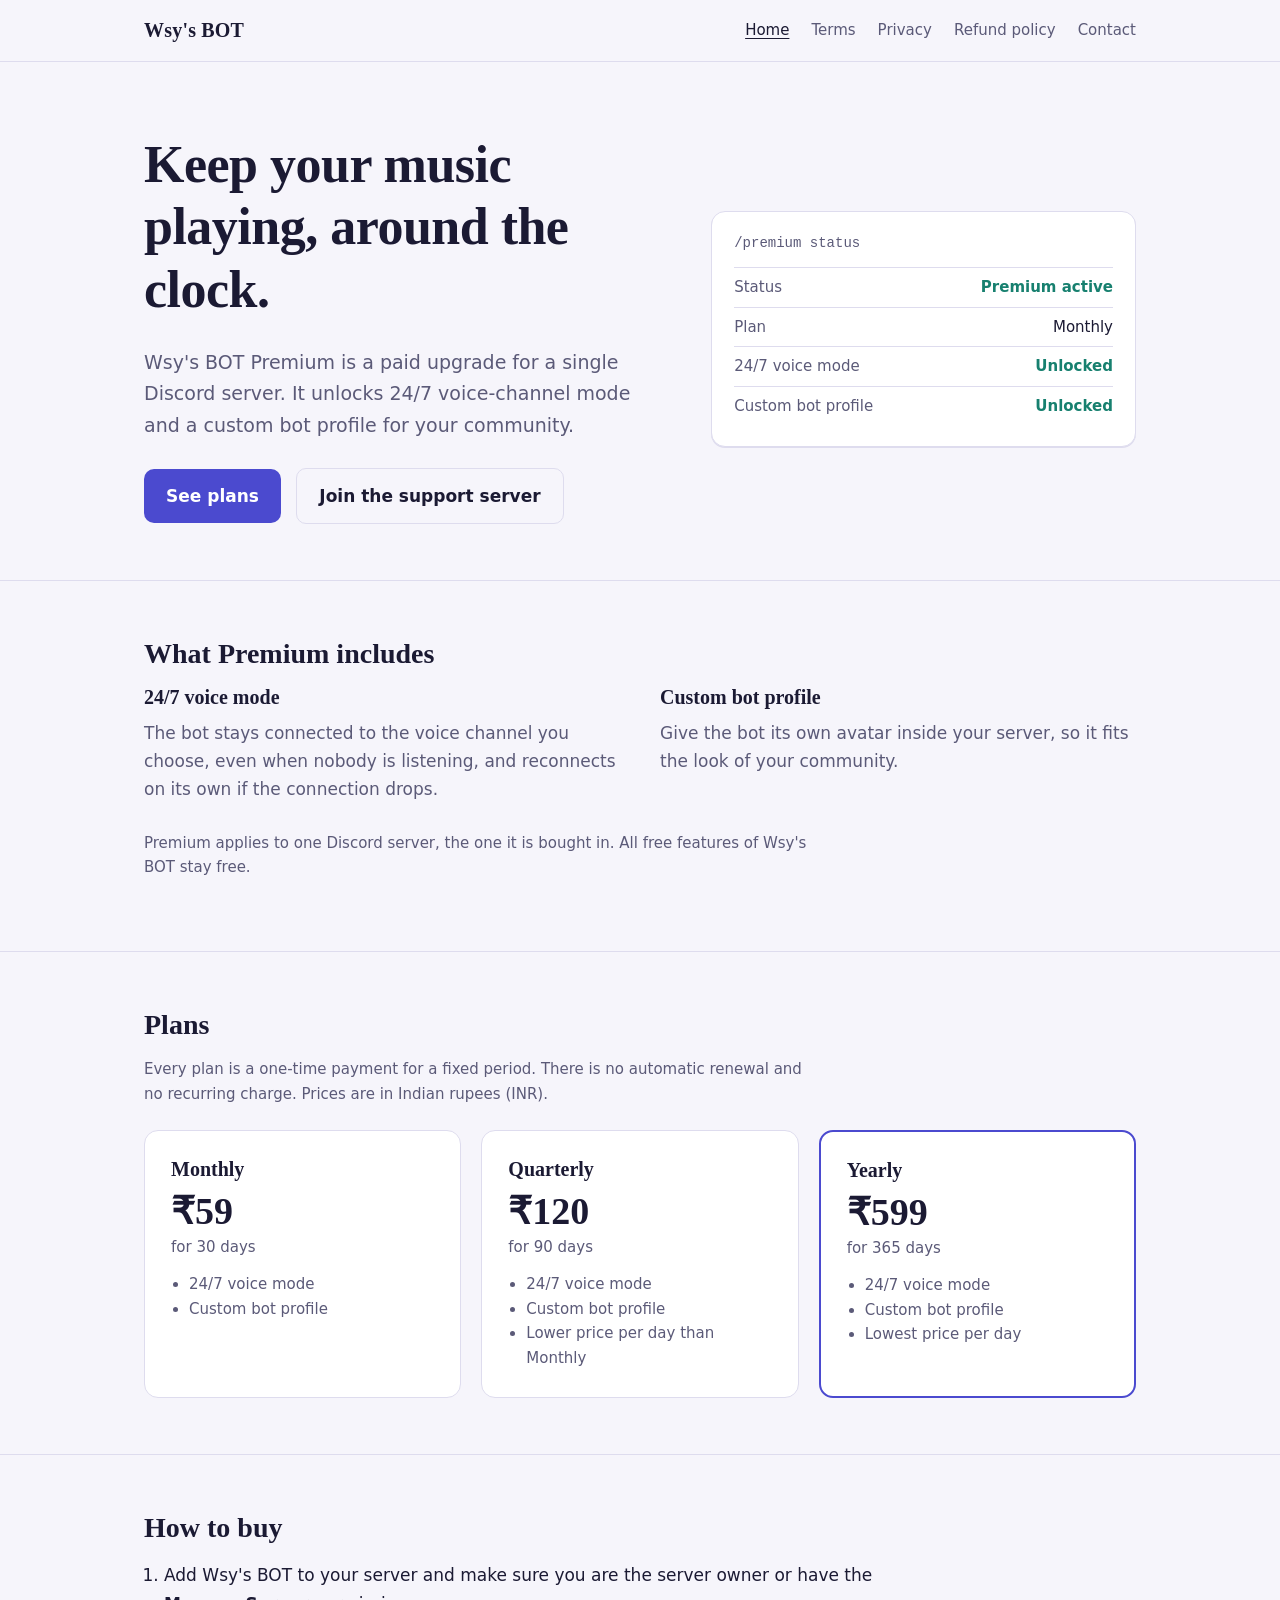
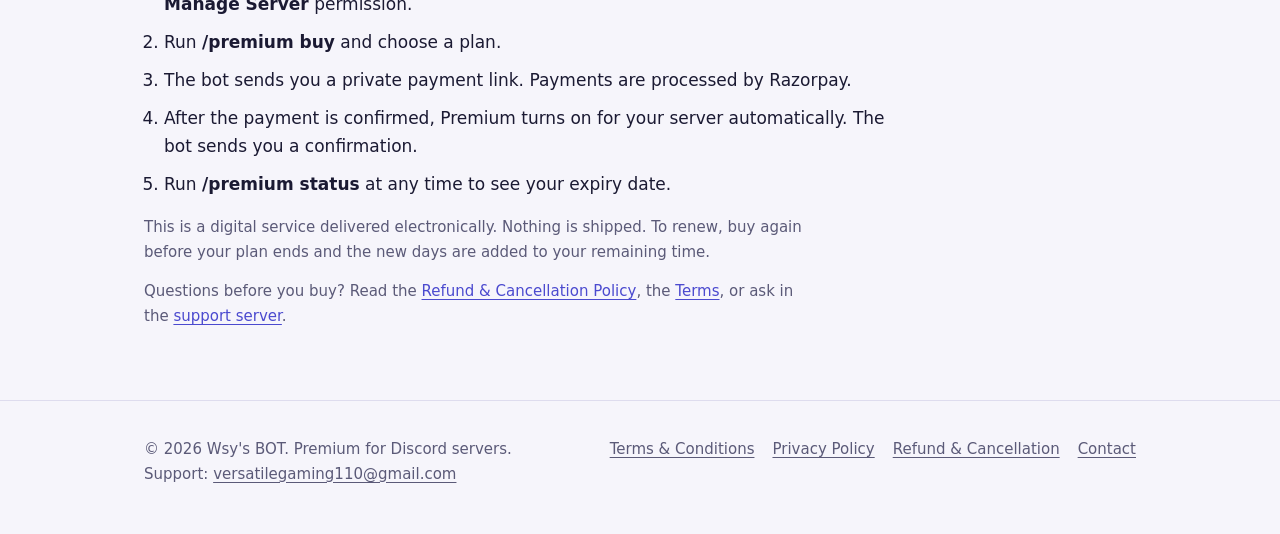
<file: index.html>
<!doctype html>
<html lang="en">
<head>
<meta charset="utf-8">
<meta name="viewport" content="width=device-width, initial-scale=1">
<title>Wsy's BOT Premium — 24/7 voice and custom profile for your Discord server</title>
<meta name="description" content="Wsy's BOT Premium unlocks 24/7 voice mode and a custom bot profile for a Discord server. One-time plans from 59 INR.">
<link rel="stylesheet" href="style.css">
</head>
<body>
<header class="site"><div class="wrap">
<a class="brand" href="index.html">Wsy's BOT</a>
<nav class="main" aria-label="Main"><a href="index.html" aria-current="page">Home</a><a href="terms.html">Terms</a><a href="privacy.html">Privacy</a><a href="refund.html">Refund policy</a><a href="contact.html">Contact</a></nav>
</div></header>
<main>
<section class="hero"><div class="wrap">
<div>
<h1>Keep your music playing, around the clock.</h1>
<p class="lead">Wsy's BOT Premium is a paid upgrade for a single Discord server. It unlocks 24/7 voice-channel mode and a custom bot profile for your community.</p>
<a class="btn" href="#plans">See plans</a>
<a class="btn alt" href="https://discord.gg/JqWSVdSw2A">Join the support server</a>
</div>
<div class="chat" role="img" aria-label="Example of the premium status command in Discord">
<div class="cmd">/premium status</div>
<div class="row"><span>Status</span><span class="on">Premium active</span></div>
<div class="row"><span>Plan</span><span>Monthly</span></div>
<div class="row"><span>24/7 voice mode</span><span class="on">Unlocked</span></div>
<div class="row"><span>Custom bot profile</span><span class="on">Unlocked</span></div>
</div>
</div></section>

<section class="block"><div class="wrap">
<h2>What Premium includes</h2>
<div class="two">
<div class="feature"><h3>24/7 voice mode</h3><p>The bot stays connected to the voice channel you choose, even when nobody is listening, and reconnects on its own if the connection drops.</p></div>
<div class="feature"><h3>Custom bot profile</h3><p>Give the bot its own avatar inside your server, so it fits the look of your community.</p></div>
</div>
<p class="note" style="margin-top:28px">Premium applies to one Discord server, the one it is bought in. All free features of Wsy's BOT stay free.</p>
</div></section>

<section class="block" id="plans"><div class="wrap">
<h2>Plans</h2>
<p class="note">Every plan is a one-time payment for a fixed period. There is no automatic renewal and no recurring charge. Prices are in Indian rupees (INR).</p>
<div class="plans">
<div class="plan"><h3>Monthly</h3><div class="price">&#8377;59</div><div class="per">for 30 days</div><ul><li>24/7 voice mode</li><li>Custom bot profile</li></ul></div>
<div class="plan"><h3>Quarterly</h3><div class="price">&#8377;120</div><div class="per">for 90 days</div><ul><li>24/7 voice mode</li><li>Custom bot profile</li><li>Lower price per day than Monthly</li></ul></div>
<div class="plan best"><h3>Yearly</h3><div class="price">&#8377;599</div><div class="per">for 365 days</div><ul><li>24/7 voice mode</li><li>Custom bot profile</li><li>Lowest price per day</li></ul></div>
</div>
</div></section>

<section class="block"><div class="wrap">
<h2>How to buy</h2>
<ol class="steps">
<li>Add Wsy's BOT to your server and make sure you are the server owner or have the <strong>Manage Server</strong> permission.</li>
<li>Run <strong>/premium buy</strong> and choose a plan.</li>
<li>The bot sends you a private payment link. Payments are processed by Razorpay.</li>
<li>After the payment is confirmed, Premium turns on for your server automatically. The bot sends you a confirmation.</li>
<li>Run <strong>/premium status</strong> at any time to see your expiry date.</li>
</ol>
<p class="note">This is a digital service delivered electronically. Nothing is shipped. To renew, buy again before your plan ends and the new days are added to your remaining time.</p>
<p class="note">Questions before you buy? Read the <a href="refund.html">Refund &amp; Cancellation Policy</a>, the <a href="terms.html">Terms</a>, or ask in the <a href="https://discord.gg/JqWSVdSw2A">support server</a>.</p>
</div></section>
</main>
<footer class="site"><div class="wrap">
<div>&copy; 2026 Wsy's BOT. Premium for Discord servers.<br>Support: <a href="mailto:versatilegaming110@gmail.com">versatilegaming110@gmail.com</a></div>
<nav aria-label="Legal"><a href="terms.html">Terms &amp; Conditions</a><a href="privacy.html">Privacy Policy</a><a href="refund.html">Refund &amp; Cancellation</a><a href="contact.html">Contact</a></nav>
</div></footer>
</body>
</html>
</file>
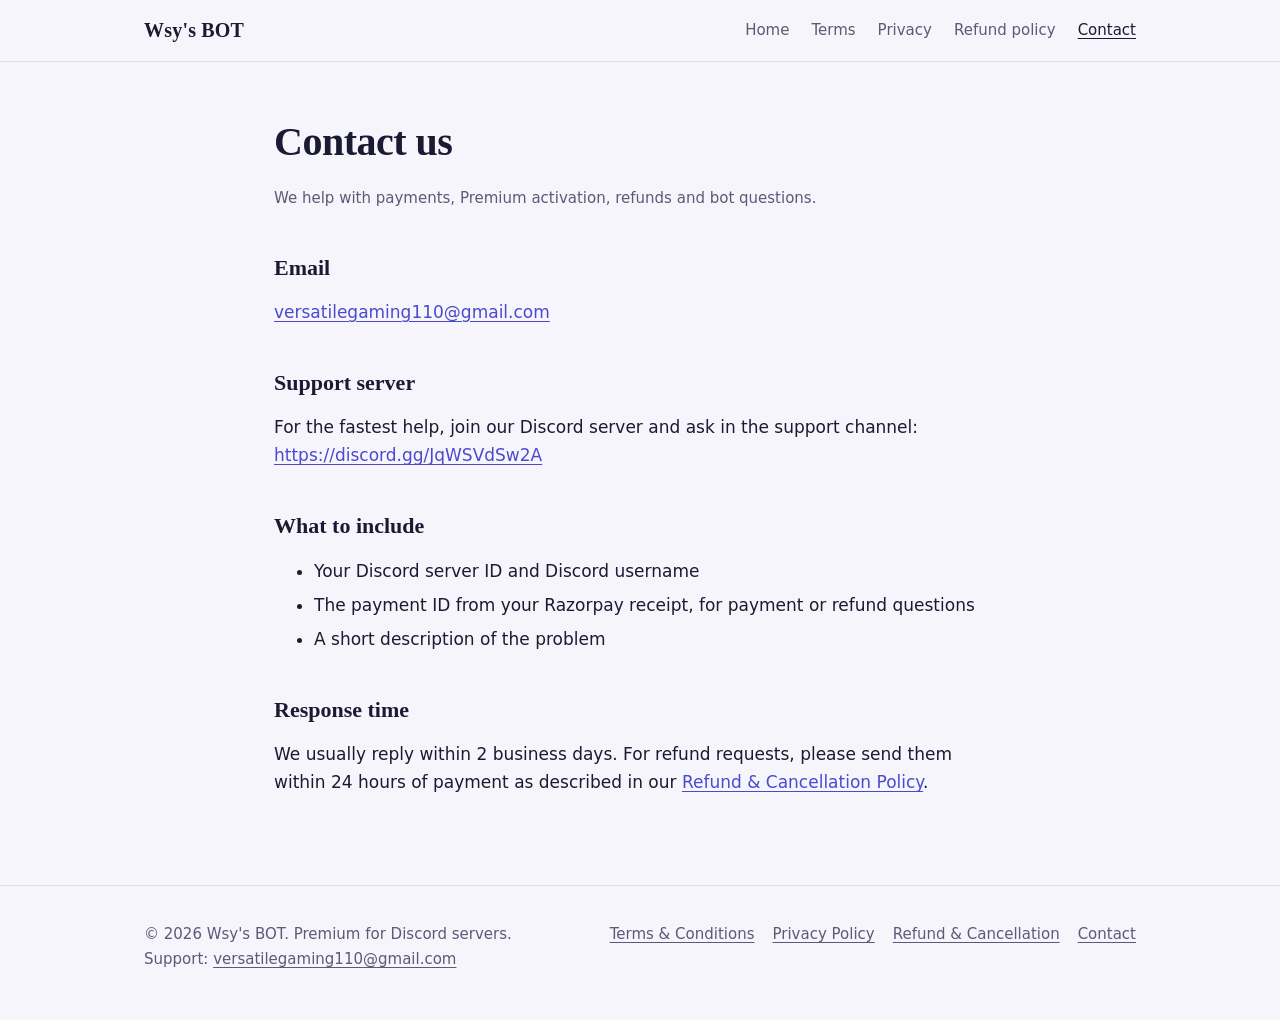
<file: contact.html>
<!doctype html>
<html lang="en">
<head>
<meta charset="utf-8">
<meta name="viewport" content="width=device-width, initial-scale=1">
<title>Contact — Wsy's BOT</title>
<meta name="description" content="Contact Wsy's BOT support.">
<link rel="stylesheet" href="style.css">
</head>
<body>
<header class="site"><div class="wrap">
<a class="brand" href="index.html">Wsy's BOT</a>
<nav class="main" aria-label="Main"><a href="index.html">Home</a><a href="terms.html">Terms</a><a href="privacy.html">Privacy</a><a href="refund.html">Refund policy</a><a href="contact.html" aria-current="page">Contact</a></nav>
</div></header>

<main class="doc"><div class="wrap">
<h1>Contact us</h1>
<p class="updated">We help with payments, Premium activation, refunds and bot questions.</p>

<h2>Email</h2>
<p><a href="mailto:versatilegaming110@gmail.com">versatilegaming110@gmail.com</a></p>

<h2>Support server</h2>
<p>For the fastest help, join our Discord server and ask in the support channel: <a href="https://discord.gg/JqWSVdSw2A">https://discord.gg/JqWSVdSw2A</a></p>

<h2>What to include</h2>
<ul>
<li>Your Discord server ID and Discord username</li>
<li>The payment ID from your Razorpay receipt, for payment or refund questions</li>
<li>A short description of the problem</li>
</ul>

<h2>Response time</h2>
<p>We usually reply within 2 business days. For refund requests, please send them within 24 hours of payment as described in our <a href="refund.html">Refund &amp; Cancellation Policy</a>.</p>
</div></main>

<footer class="site"><div class="wrap">
<div>&copy; 2026 Wsy's BOT. Premium for Discord servers.<br>Support: <a href="mailto:versatilegaming110@gmail.com">versatilegaming110@gmail.com</a></div>
<nav aria-label="Legal"><a href="terms.html">Terms &amp; Conditions</a><a href="privacy.html">Privacy Policy</a><a href="refund.html">Refund &amp; Cancellation</a><a href="contact.html">Contact</a></nav>
</div></footer>
</body>
</html>
</file>
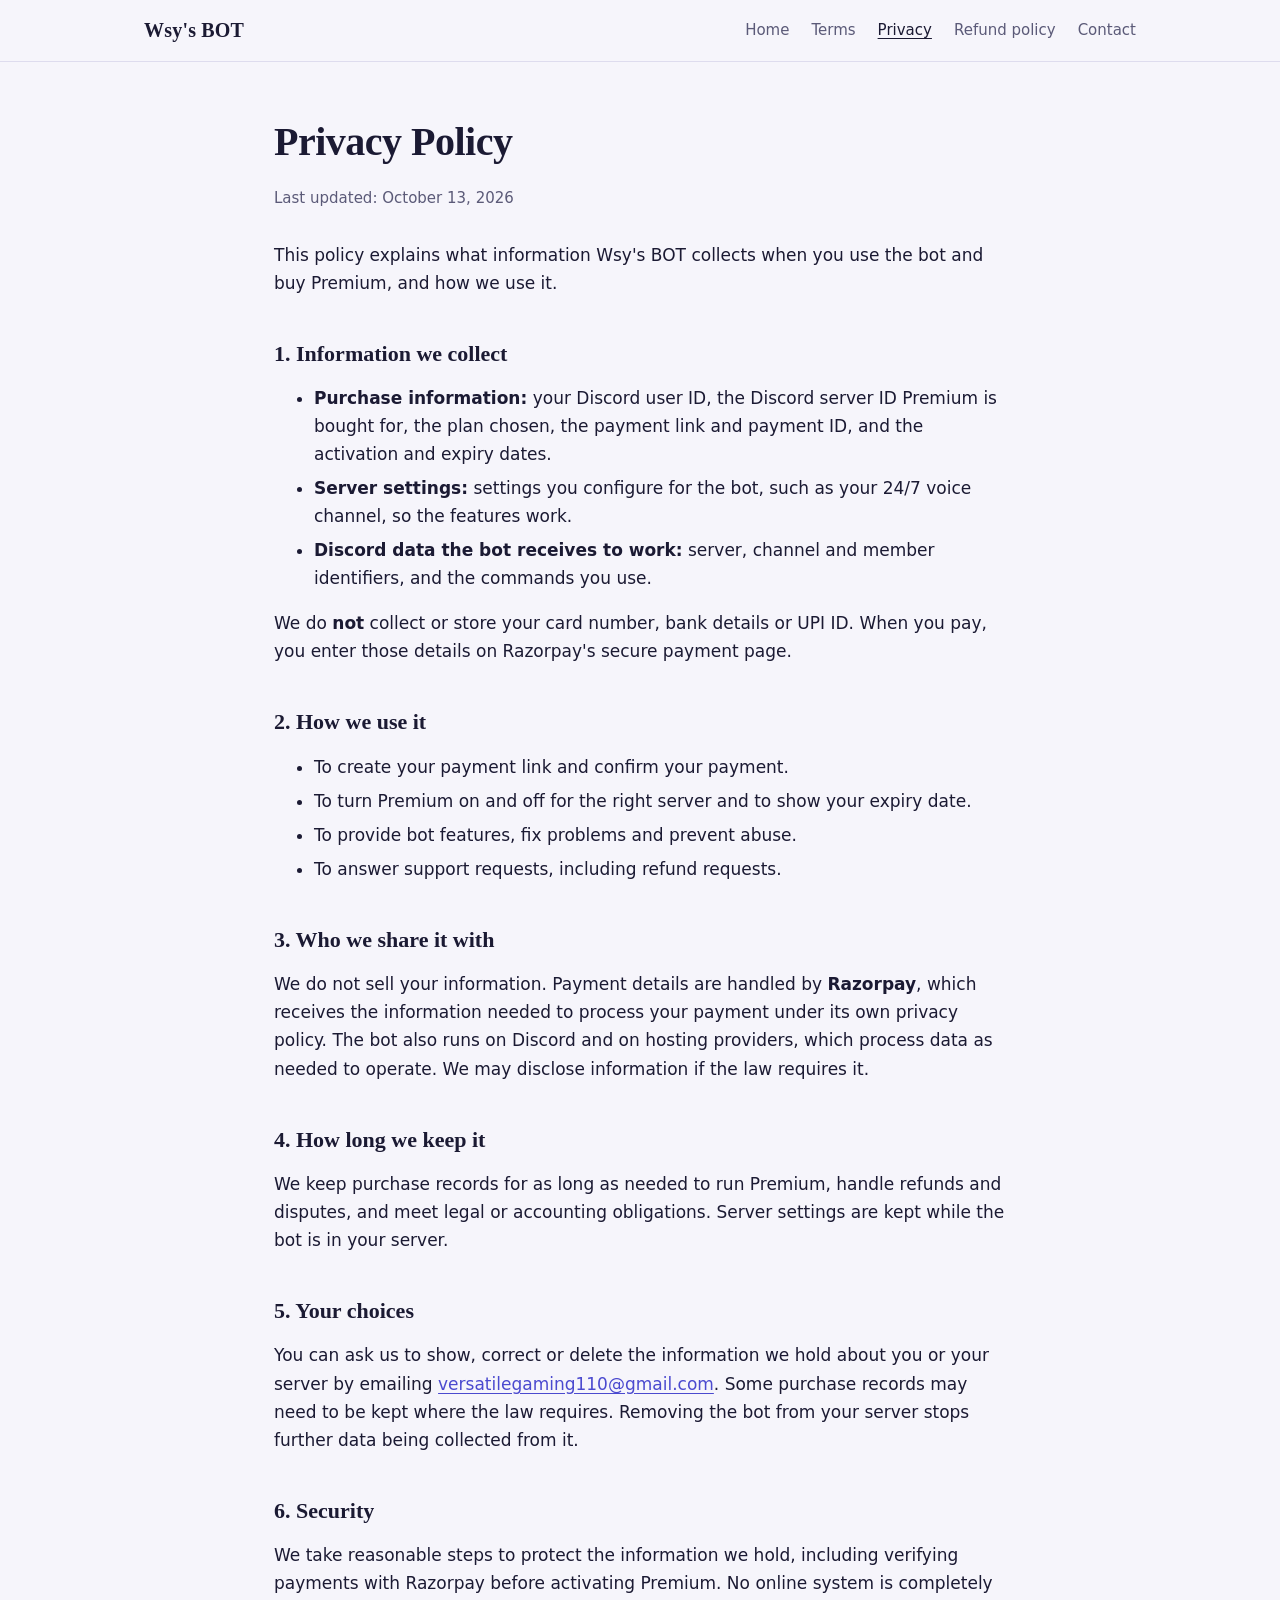
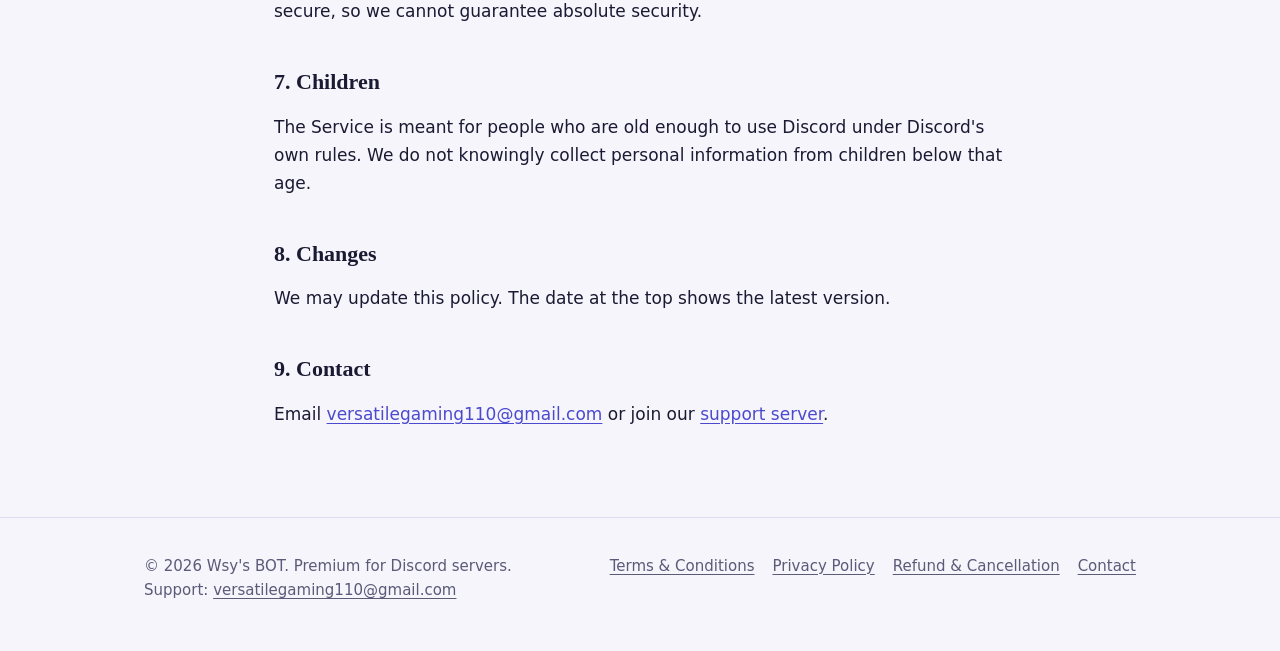
<file: privacy.html>
<!doctype html>
<html lang="en">
<head>
<meta charset="utf-8">
<meta name="viewport" content="width=device-width, initial-scale=1">
<title>Privacy Policy — Wsy's BOT</title>
<meta name="description" content="How Wsy's BOT collects and uses information.">
<link rel="stylesheet" href="style.css">
</head>
<body>
<header class="site"><div class="wrap">
<a class="brand" href="index.html">Wsy's BOT</a>
<nav class="main" aria-label="Main"><a href="index.html">Home</a><a href="terms.html">Terms</a><a href="privacy.html" aria-current="page">Privacy</a><a href="refund.html">Refund policy</a><a href="contact.html">Contact</a></nav>
</div></header>

<main class="doc"><div class="wrap">
<h1>Privacy Policy</h1>
<p class="updated">Last updated: October 13, 2026</p>
<p>This policy explains what information Wsy's BOT collects when you use the bot and buy Premium, and how we use it.</p>

<h2>1. Information we collect</h2>
<ul>
<li><strong>Purchase information:</strong> your Discord user ID, the Discord server ID Premium is bought for, the plan chosen, the payment link and payment ID, and the activation and expiry dates.</li>
<li><strong>Server settings:</strong> settings you configure for the bot, such as your 24/7 voice channel, so the features work.</li>
<li><strong>Discord data the bot receives to work:</strong> server, channel and member identifiers, and the commands you use.</li>
</ul>
<p>We do <strong>not</strong> collect or store your card number, bank details or UPI ID. When you pay, you enter those details on Razorpay's secure payment page.</p>

<h2>2. How we use it</h2>
<ul>
<li>To create your payment link and confirm your payment.</li>
<li>To turn Premium on and off for the right server and to show your expiry date.</li>
<li>To provide bot features, fix problems and prevent abuse.</li>
<li>To answer support requests, including refund requests.</li>
</ul>

<h2>3. Who we share it with</h2>
<p>We do not sell your information. Payment details are handled by <strong>Razorpay</strong>, which receives the information needed to process your payment under its own privacy policy. The bot also runs on Discord and on hosting providers, which process data as needed to operate. We may disclose information if the law requires it.</p>

<h2>4. How long we keep it</h2>
<p>We keep purchase records for as long as needed to run Premium, handle refunds and disputes, and meet legal or accounting obligations. Server settings are kept while the bot is in your server.</p>

<h2>5. Your choices</h2>
<p>You can ask us to show, correct or delete the information we hold about you or your server by emailing <a href="mailto:versatilegaming110@gmail.com">versatilegaming110@gmail.com</a>. Some purchase records may need to be kept where the law requires. Removing the bot from your server stops further data being collected from it.</p>

<h2>6. Security</h2>
<p>We take reasonable steps to protect the information we hold, including verifying payments with Razorpay before activating Premium. No online system is completely secure, so we cannot guarantee absolute security.</p>

<h2>7. Children</h2>
<p>The Service is meant for people who are old enough to use Discord under Discord's own rules. We do not knowingly collect personal information from children below that age.</p>

<h2>8. Changes</h2>
<p>We may update this policy. The date at the top shows the latest version.</p>

<h2>9. Contact</h2>
<p>Email <a href="mailto:versatilegaming110@gmail.com">versatilegaming110@gmail.com</a> or join our <a href="https://discord.gg/JqWSVdSw2A">support server</a>.</p>
</div></main>

<footer class="site"><div class="wrap">
<div>&copy; 2026 Wsy's BOT. Premium for Discord servers.<br>Support: <a href="mailto:versatilegaming110@gmail.com">versatilegaming110@gmail.com</a></div>
<nav aria-label="Legal"><a href="terms.html">Terms &amp; Conditions</a><a href="privacy.html">Privacy Policy</a><a href="refund.html">Refund &amp; Cancellation</a><a href="contact.html">Contact</a></nav>
</div></footer>
</body>
</html>
</file>
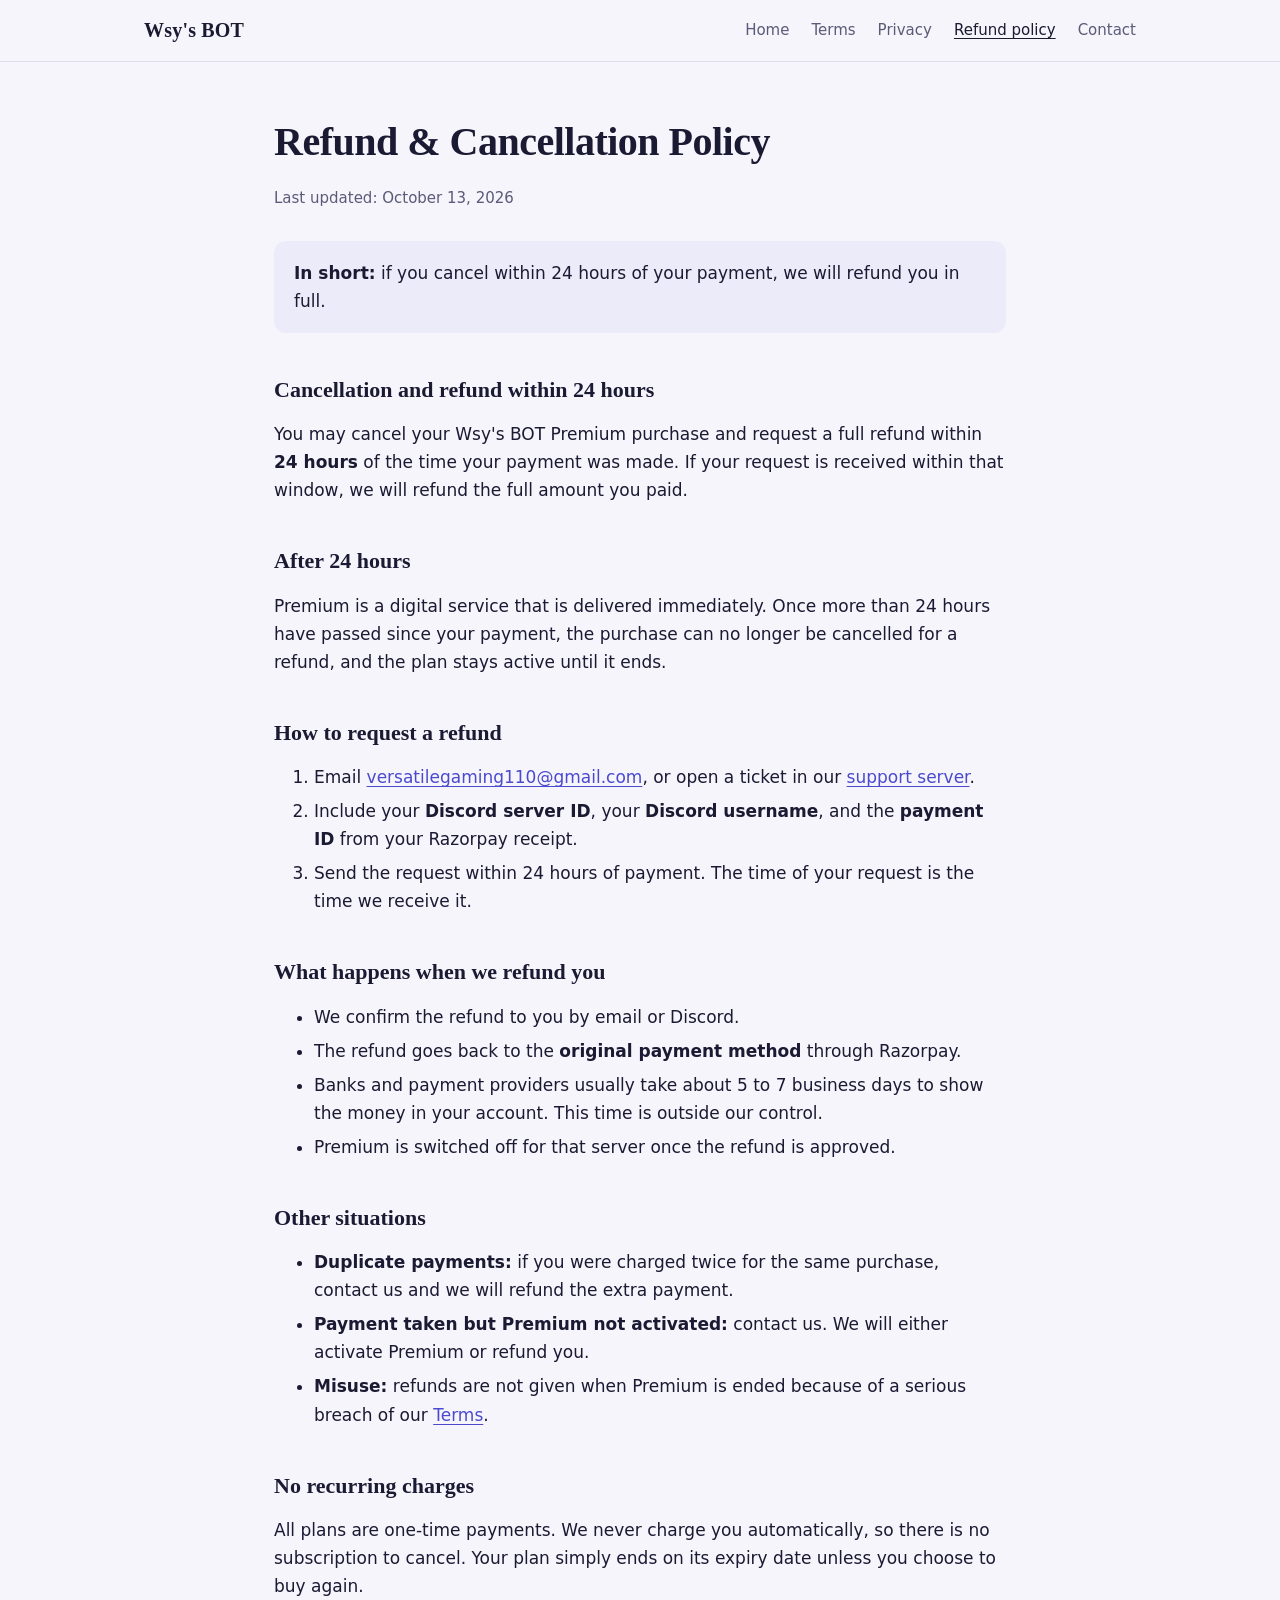
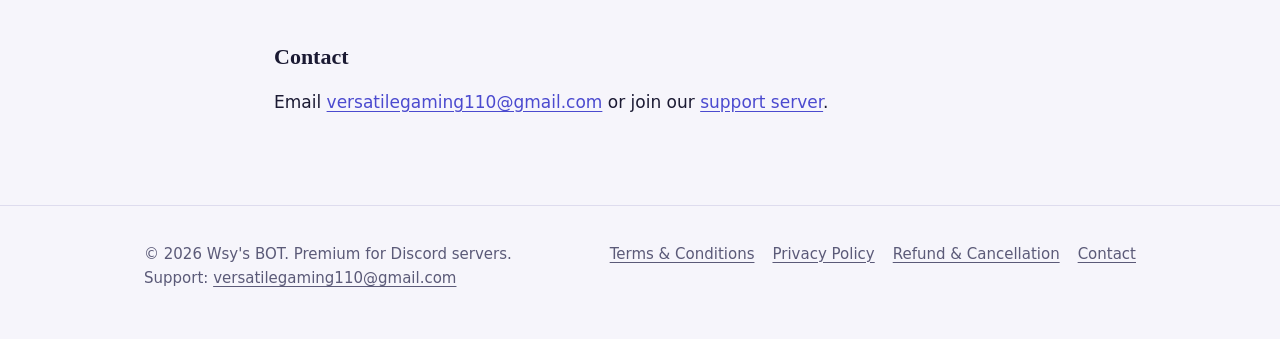
<file: refund.html>
<!doctype html>
<html lang="en">
<head>
<meta charset="utf-8">
<meta name="viewport" content="width=device-width, initial-scale=1">
<title>Refund & Cancellation Policy — Wsy's BOT</title>
<meta name="description" content="Wsy's BOT Premium cancellation within 24 hours for a full refund.">
<link rel="stylesheet" href="style.css">
</head>
<body>
<header class="site"><div class="wrap">
<a class="brand" href="index.html">Wsy's BOT</a>
<nav class="main" aria-label="Main"><a href="index.html">Home</a><a href="terms.html">Terms</a><a href="privacy.html">Privacy</a><a href="refund.html" aria-current="page">Refund policy</a><a href="contact.html">Contact</a></nav>
</div></header>

<main class="doc"><div class="wrap">
<h1>Refund &amp; Cancellation Policy</h1>
<p class="updated">Last updated: October 13, 2026</p>

<div class="callout"><p><strong>In short:</strong> if you cancel within 24 hours of your payment, we will refund you in full.</p></div>

<h2>Cancellation and refund within 24 hours</h2>
<p>You may cancel your Wsy's BOT Premium purchase and request a full refund within <strong>24 hours</strong> of the time your payment was made. If your request is received within that window, we will refund the full amount you paid.</p>

<h2>After 24 hours</h2>
<p>Premium is a digital service that is delivered immediately. Once more than 24 hours have passed since your payment, the purchase can no longer be cancelled for a refund, and the plan stays active until it ends.</p>

<h2>How to request a refund</h2>
<ol>
<li>Email <a href="mailto:versatilegaming110@gmail.com">versatilegaming110@gmail.com</a>, or open a ticket in our <a href="https://discord.gg/JqWSVdSw2A">support server</a>.</li>
<li>Include your <strong>Discord server ID</strong>, your <strong>Discord username</strong>, and the <strong>payment ID</strong> from your Razorpay receipt.</li>
<li>Send the request within 24 hours of payment. The time of your request is the time we receive it.</li>
</ol>

<h2>What happens when we refund you</h2>
<ul>
<li>We confirm the refund to you by email or Discord.</li>
<li>The refund goes back to the <strong>original payment method</strong> through Razorpay.</li>
<li>Banks and payment providers usually take about 5 to 7 business days to show the money in your account. This time is outside our control.</li>
<li>Premium is switched off for that server once the refund is approved.</li>
</ul>

<h2>Other situations</h2>
<ul>
<li><strong>Duplicate payments:</strong> if you were charged twice for the same purchase, contact us and we will refund the extra payment.</li>
<li><strong>Payment taken but Premium not activated:</strong> contact us. We will either activate Premium or refund you.</li>
<li><strong>Misuse:</strong> refunds are not given when Premium is ended because of a serious breach of our <a href="terms.html">Terms</a>.</li>
</ul>

<h2>No recurring charges</h2>
<p>All plans are one-time payments. We never charge you automatically, so there is no subscription to cancel. Your plan simply ends on its expiry date unless you choose to buy again.</p>

<h2>Contact</h2>
<p>Email <a href="mailto:versatilegaming110@gmail.com">versatilegaming110@gmail.com</a> or join our <a href="https://discord.gg/JqWSVdSw2A">support server</a>.</p>
</div></main>

<footer class="site"><div class="wrap">
<div>&copy; 2026 Wsy's BOT. Premium for Discord servers.<br>Support: <a href="mailto:versatilegaming110@gmail.com">versatilegaming110@gmail.com</a></div>
<nav aria-label="Legal"><a href="terms.html">Terms &amp; Conditions</a><a href="privacy.html">Privacy Policy</a><a href="refund.html">Refund &amp; Cancellation</a><a href="contact.html">Contact</a></nav>
</div></footer>
</body>
</html>
</file>
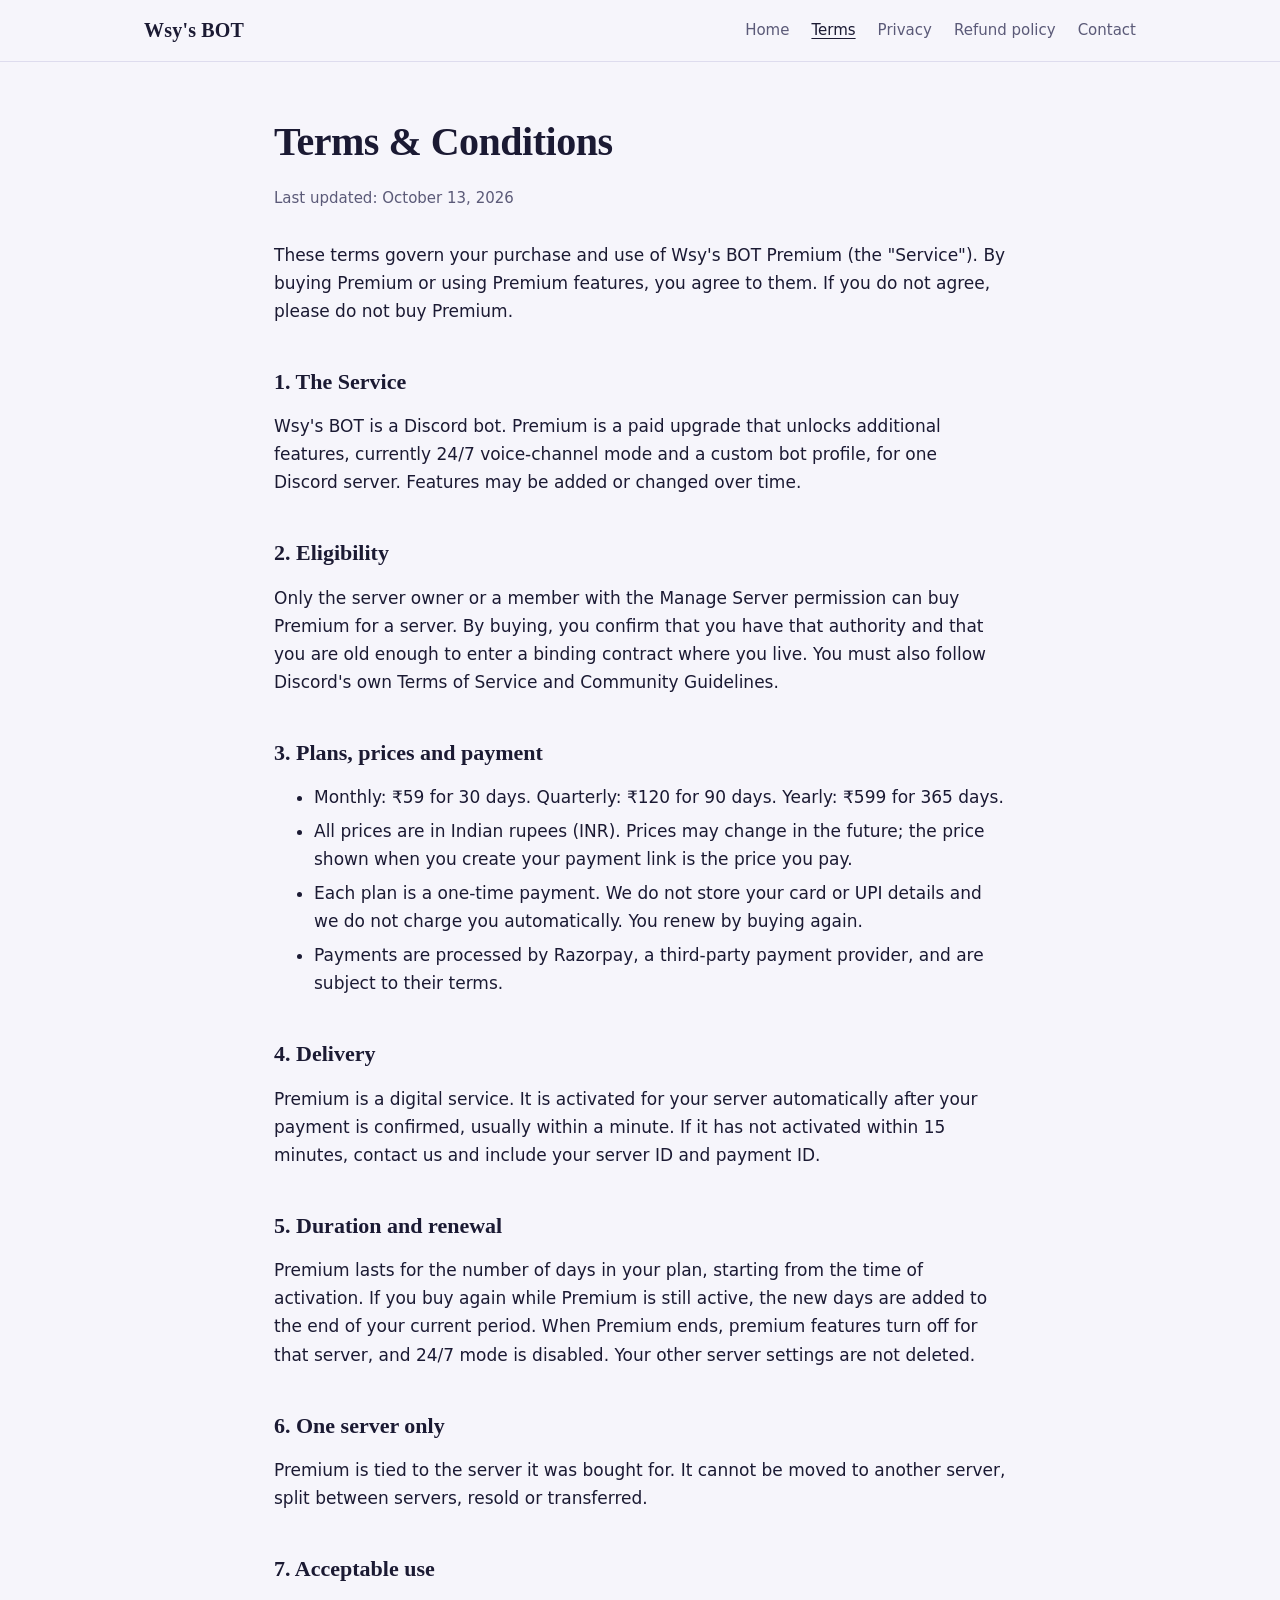
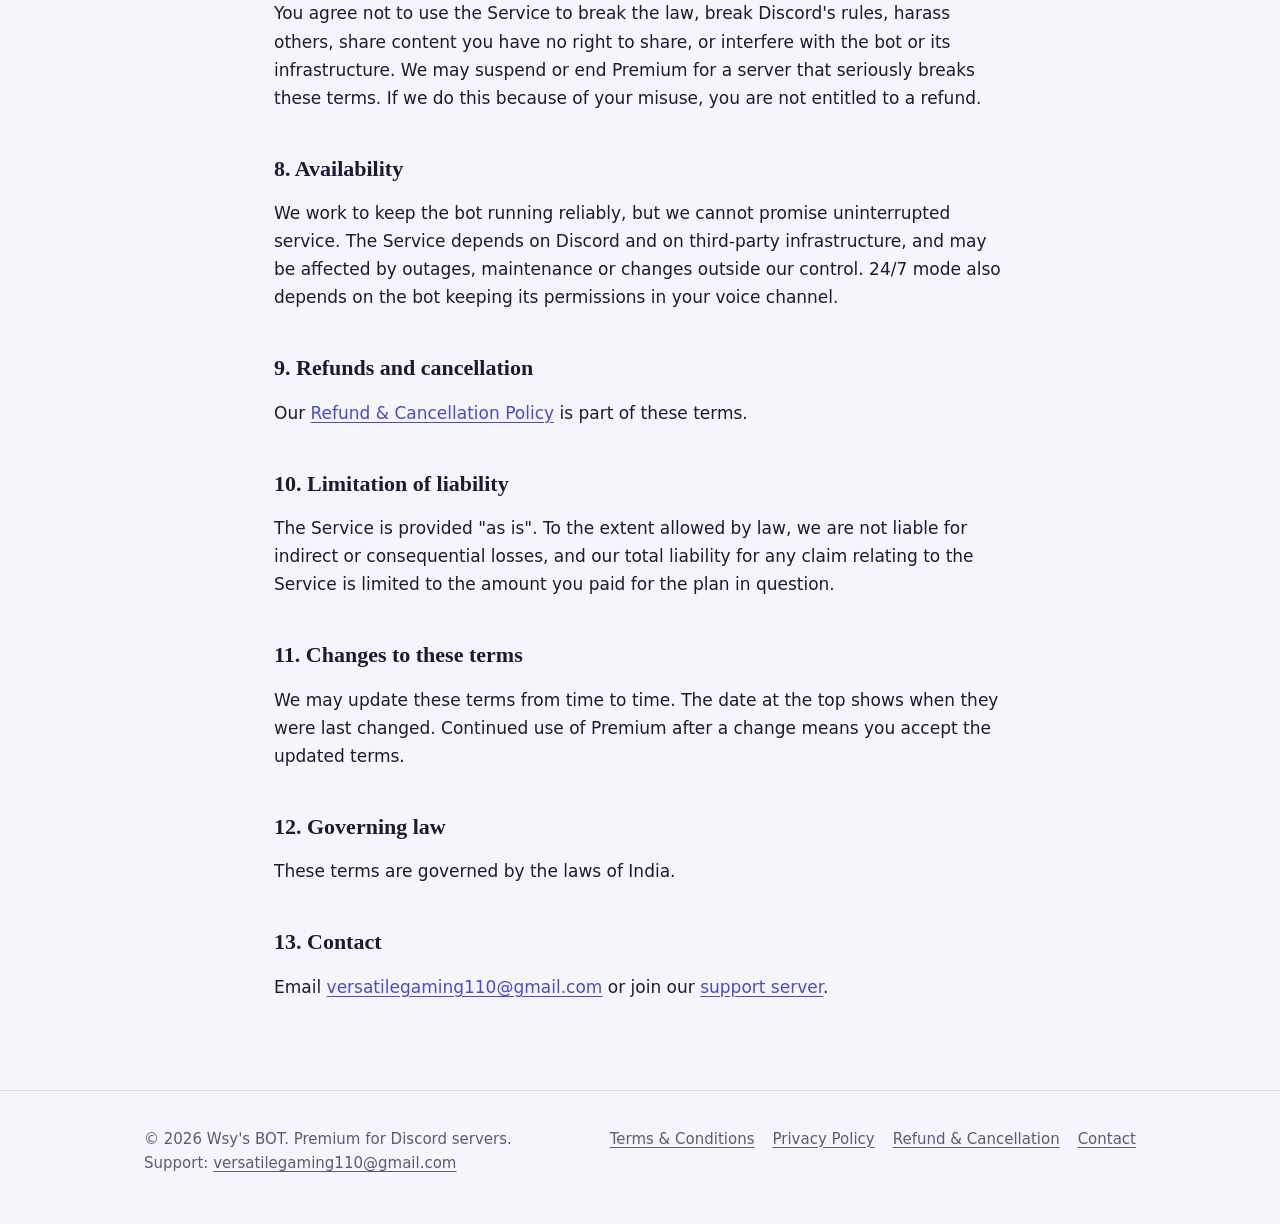
<file: terms.html>
<!doctype html>
<html lang="en">
<head>
<meta charset="utf-8">
<meta name="viewport" content="width=device-width, initial-scale=1">
<title>Terms & Conditions — Wsy's BOT</title>
<meta name="description" content="Terms and conditions for Wsy's BOT Premium.">
<link rel="stylesheet" href="style.css">
</head>
<body>
<header class="site"><div class="wrap">
<a class="brand" href="index.html">Wsy's BOT</a>
<nav class="main" aria-label="Main"><a href="index.html">Home</a><a href="terms.html" aria-current="page">Terms</a><a href="privacy.html">Privacy</a><a href="refund.html">Refund policy</a><a href="contact.html">Contact</a></nav>
</div></header>

<main class="doc"><div class="wrap">
<h1>Terms &amp; Conditions</h1>
<p class="updated">Last updated: October 13, 2026</p>
<p>These terms govern your purchase and use of Wsy's BOT Premium (the "Service"). By buying Premium or using Premium features, you agree to them. If you do not agree, please do not buy Premium.</p>

<h2>1. The Service</h2>
<p>Wsy's BOT is a Discord bot. Premium is a paid upgrade that unlocks additional features, currently 24/7 voice-channel mode and a custom bot profile, for one Discord server. Features may be added or changed over time.</p>

<h2>2. Eligibility</h2>
<p>Only the server owner or a member with the Manage Server permission can buy Premium for a server. By buying, you confirm that you have that authority and that you are old enough to enter a binding contract where you live. You must also follow Discord's own Terms of Service and Community Guidelines.</p>

<h2>3. Plans, prices and payment</h2>
<ul>
<li>Monthly: &#8377;59 for 30 days. Quarterly: &#8377;120 for 90 days. Yearly: &#8377;599 for 365 days.</li>
<li>All prices are in Indian rupees (INR). Prices may change in the future; the price shown when you create your payment link is the price you pay.</li>
<li>Each plan is a one-time payment. We do not store your card or UPI details and we do not charge you automatically. You renew by buying again.</li>
<li>Payments are processed by Razorpay, a third-party payment provider, and are subject to their terms.</li>
</ul>

<h2>4. Delivery</h2>
<p>Premium is a digital service. It is activated for your server automatically after your payment is confirmed, usually within a minute. If it has not activated within 15 minutes, contact us and include your server ID and payment ID.</p>

<h2>5. Duration and renewal</h2>
<p>Premium lasts for the number of days in your plan, starting from the time of activation. If you buy again while Premium is still active, the new days are added to the end of your current period. When Premium ends, premium features turn off for that server, and 24/7 mode is disabled. Your other server settings are not deleted.</p>

<h2>6. One server only</h2>
<p>Premium is tied to the server it was bought for. It cannot be moved to another server, split between servers, resold or transferred.</p>

<h2>7. Acceptable use</h2>
<p>You agree not to use the Service to break the law, break Discord's rules, harass others, share content you have no right to share, or interfere with the bot or its infrastructure. We may suspend or end Premium for a server that seriously breaks these terms. If we do this because of your misuse, you are not entitled to a refund.</p>

<h2>8. Availability</h2>
<p>We work to keep the bot running reliably, but we cannot promise uninterrupted service. The Service depends on Discord and on third-party infrastructure, and may be affected by outages, maintenance or changes outside our control. 24/7 mode also depends on the bot keeping its permissions in your voice channel.</p>

<h2>9. Refunds and cancellation</h2>
<p>Our <a href="refund.html">Refund &amp; Cancellation Policy</a> is part of these terms.</p>

<h2>10. Limitation of liability</h2>
<p>The Service is provided "as is". To the extent allowed by law, we are not liable for indirect or consequential losses, and our total liability for any claim relating to the Service is limited to the amount you paid for the plan in question.</p>

<h2>11. Changes to these terms</h2>
<p>We may update these terms from time to time. The date at the top shows when they were last changed. Continued use of Premium after a change means you accept the updated terms.</p>

<h2>12. Governing law</h2>
<p>These terms are governed by the laws of India.</p>

<h2>13. Contact</h2>
<p>Email <a href="mailto:versatilegaming110@gmail.com">versatilegaming110@gmail.com</a> or join our <a href="https://discord.gg/JqWSVdSw2A">support server</a>.</p>
</div></main>

<footer class="site"><div class="wrap">
<div>&copy; 2026 Wsy's BOT. Premium for Discord servers.<br>Support: <a href="mailto:versatilegaming110@gmail.com">versatilegaming110@gmail.com</a></div>
<nav aria-label="Legal"><a href="terms.html">Terms &amp; Conditions</a><a href="privacy.html">Privacy Policy</a><a href="refund.html">Refund &amp; Cancellation</a><a href="contact.html">Contact</a></nav>
</div></footer>
</body>
</html>
</file>
<file: style.css>
:root{
  --bg:#f6f5fb; --surface:#ffffff; --ink:#1b1a33; --muted:#5b5a78; --line:#dedcee;
  --accent:#4b4acf; --accent-ink:#ffffff; --good:#17806f; --soft:#ecebfa;
  --serif:"Iowan Old Style","Palatino Linotype",Palatino,Georgia,serif;
  --sans:system-ui,-apple-system,"Segoe UI",Roboto,"Helvetica Neue",Arial,sans-serif;
}
@media (prefers-color-scheme:dark){
  :root{--bg:#15142a;--surface:#1e1d3a;--ink:#eeedfb;--muted:#a9a8c9;--line:#363463;
        --accent:#8b8af5;--accent-ink:#15142a;--good:#4fd1b8;--soft:#262548}
}
*{box-sizing:border-box}
html{scroll-behavior:smooth}
body{margin:0;background:var(--bg);color:var(--ink);font:17px/1.65 var(--sans);-webkit-font-smoothing:antialiased}
a{color:var(--accent);text-underline-offset:3px}
a:focus-visible,button:focus-visible{outline:3px solid var(--accent);outline-offset:3px;border-radius:6px}
.wrap{max-width:1040px;margin:0 auto;padding:0 24px}
header.site{border-bottom:1px solid var(--line)}
header.site .wrap{display:flex;align-items:center;justify-content:space-between;gap:16px;padding-top:18px;padding-bottom:18px;flex-wrap:wrap}
.brand{font:700 20px/1 var(--serif);color:var(--ink);text-decoration:none;letter-spacing:.2px}
nav.main{display:flex;gap:22px;flex-wrap:wrap}
nav.main a{color:var(--muted);text-decoration:none;font-size:15px}
nav.main a:hover,nav.main a[aria-current="page"]{color:var(--ink);text-decoration:underline}
.hero{padding:72px 0 56px}
.hero .wrap{display:grid;grid-template-columns:1.1fr .9fr;gap:48px;align-items:center}
h1,h2,h3{font-family:var(--serif);line-height:1.2;margin:0 0 .5em}
h1{font-size:clamp(34px,5vw,52px);letter-spacing:-.5px}
h2{font-size:28px;margin-top:0}
h3{font-size:20px}
.lead{font-size:19px;color:var(--muted);max-width:52ch}
.btn{display:inline-block;background:var(--accent);color:var(--accent-ink);padding:13px 22px;border-radius:10px;font-weight:600;text-decoration:none;margin:8px 10px 0 0}
.btn.alt{background:transparent;color:var(--ink);border:1.5px solid var(--line)}
.btn:hover{filter:brightness(1.08)}
.chat{background:var(--surface);border:1px solid var(--line);border-radius:14px;padding:20px 22px;font-size:15px;box-shadow:0 1px 0 var(--line)}
.chat .cmd{font-family:ui-monospace,Menlo,Consolas,monospace;color:var(--muted);font-size:14px;margin-bottom:12px}
.chat .row{display:flex;justify-content:space-between;gap:12px;padding:7px 0;border-top:1px solid var(--line)}
.chat .row span:first-child{color:var(--muted)}
.chat .on{color:var(--good);font-weight:700}
section.block{padding:56px 0;border-top:1px solid var(--line)}
.two{display:grid;grid-template-columns:1fr 1fr;gap:40px}
.feature p{color:var(--muted);margin:0}
.plans{display:grid;grid-template-columns:repeat(3,1fr);gap:20px;margin-top:24px}
.plan{background:var(--surface);border:1px solid var(--line);border-radius:14px;padding:26px}
.plan.best{border:2px solid var(--accent)}
.plan .price{font:700 38px/1.1 var(--serif);margin:6px 0 2px}
.plan .per{color:var(--muted);font-size:15px;margin-bottom:12px}
.plan ul{margin:0;padding-left:18px;color:var(--muted);font-size:15px}
.note{color:var(--muted);font-size:15px;max-width:70ch}
ol.steps{padding-left:20px;max-width:70ch}
ol.steps li{margin-bottom:10px}
main.doc{padding:56px 0 72px}
main.doc .wrap{max-width:780px}
main.doc h1{font-size:clamp(30px,4.5vw,40px)}
main.doc h2{font-size:22px;margin-top:2em}
.updated{color:var(--muted);font-size:15px;margin-bottom:2em}
main.doc li{margin-bottom:6px}
.callout{background:var(--soft);border-radius:12px;padding:18px 20px;margin:24px 0}
.callout p{margin:0}
footer.site{border-top:1px solid var(--line);padding:36px 0 48px;color:var(--muted);font-size:15px}
footer.site .wrap{display:flex;justify-content:space-between;gap:24px;flex-wrap:wrap}
footer.site nav{display:flex;gap:18px;flex-wrap:wrap}
footer.site a{color:var(--muted)}
@media(max-width:820px){
  .hero .wrap,.two,.plans{grid-template-columns:1fr}
  .hero{padding:48px 0 36px}
}
</file>
